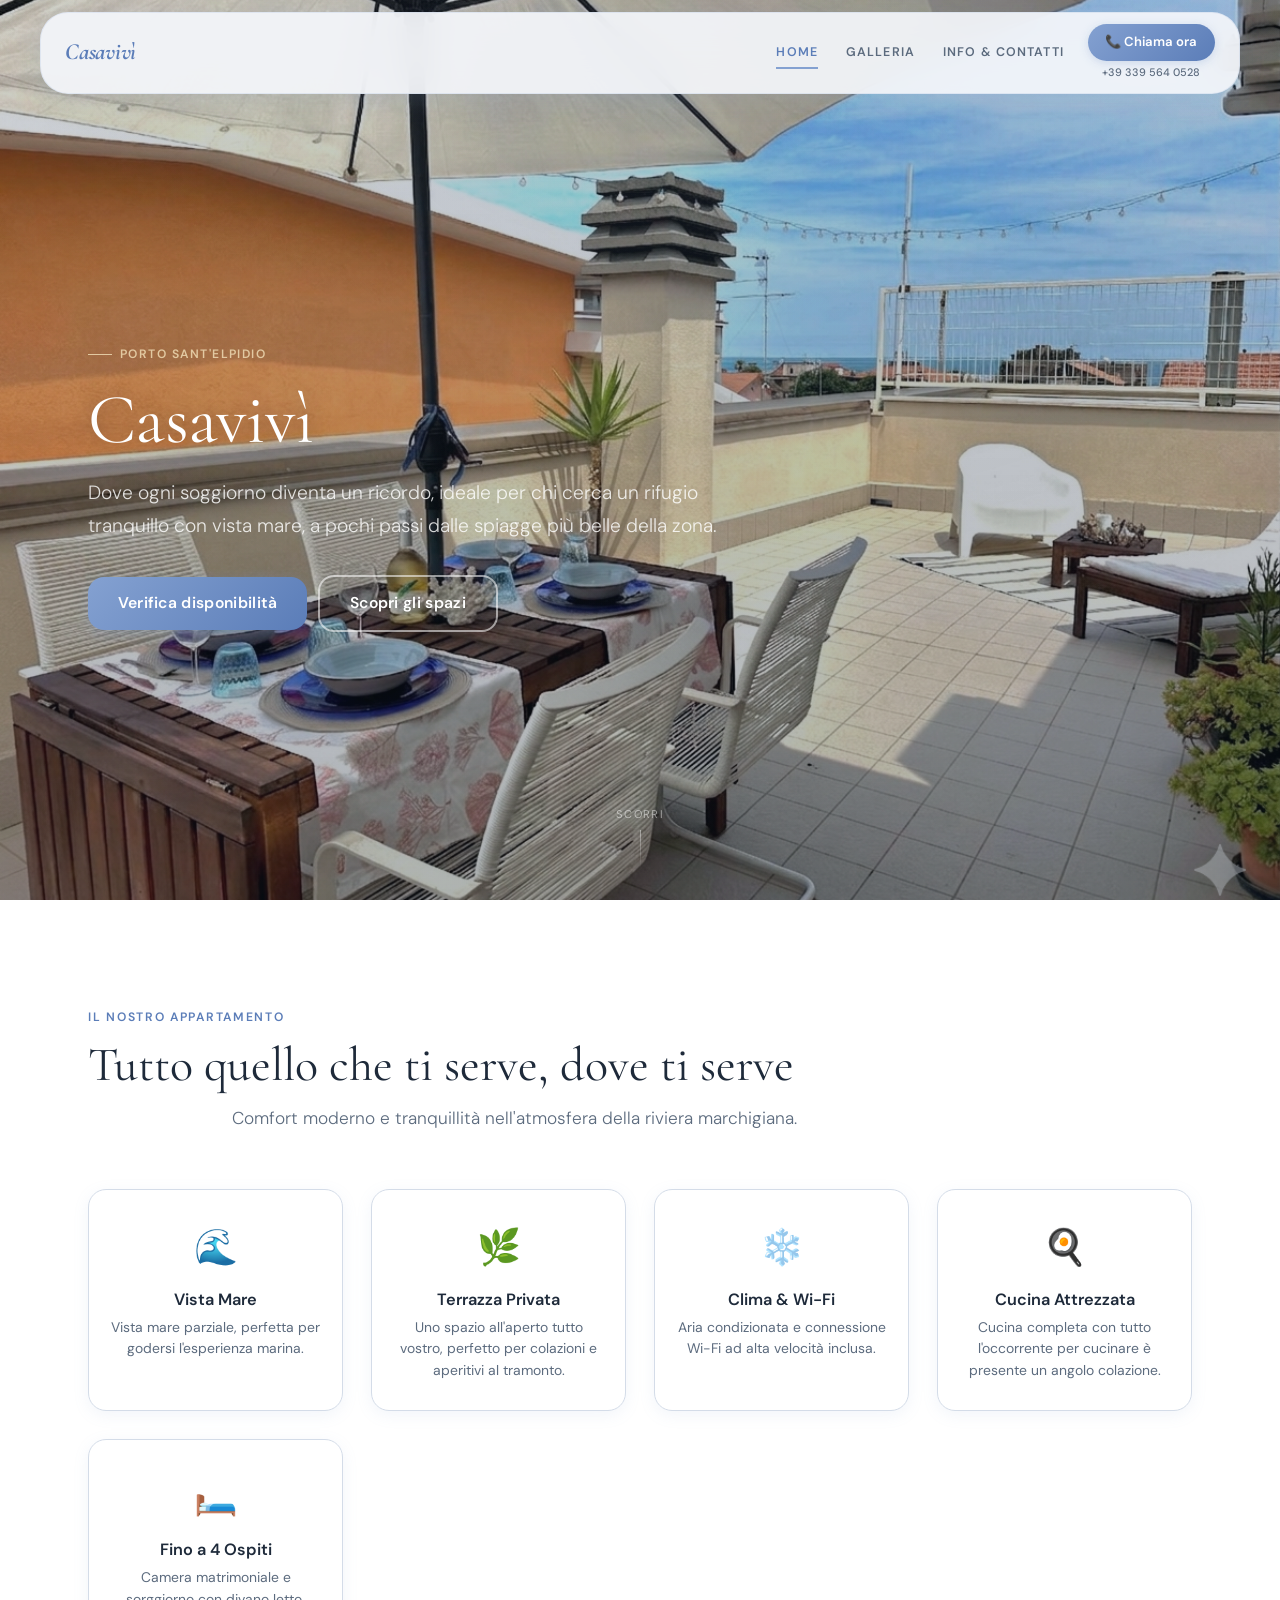
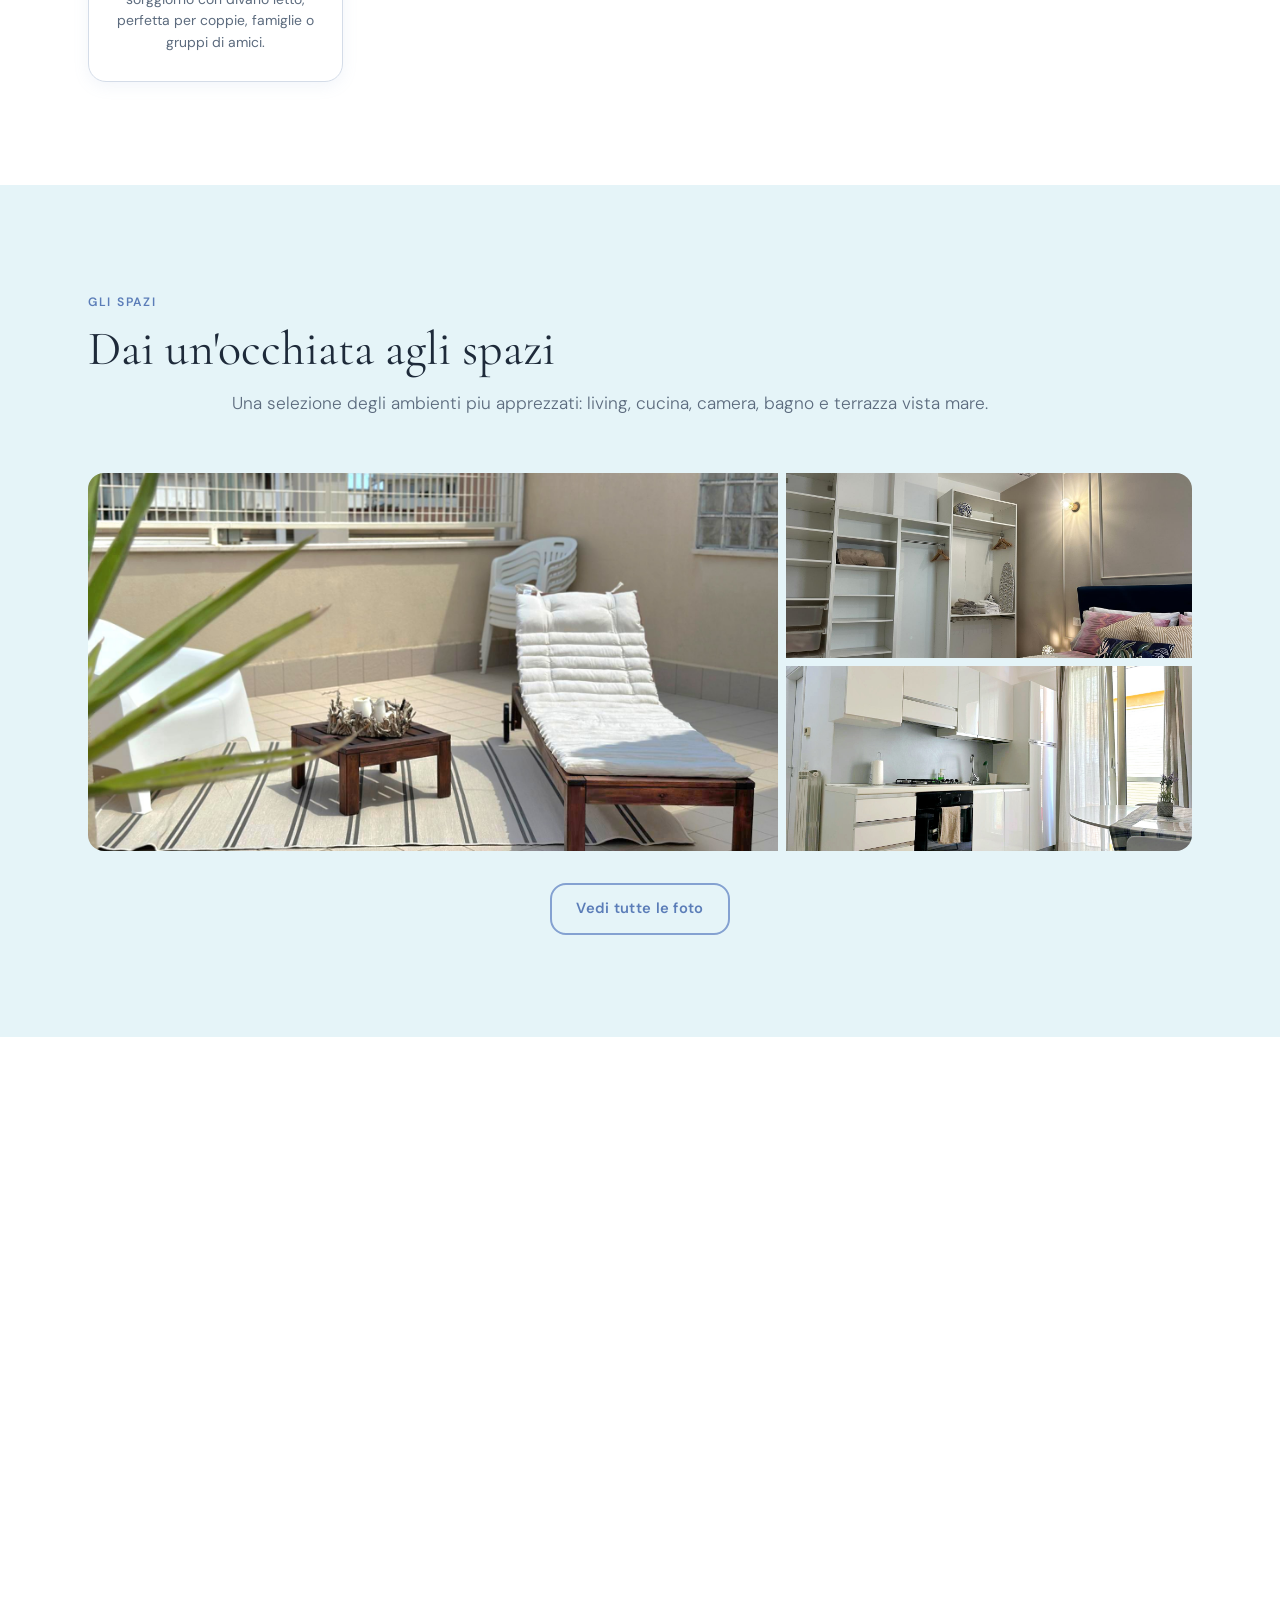
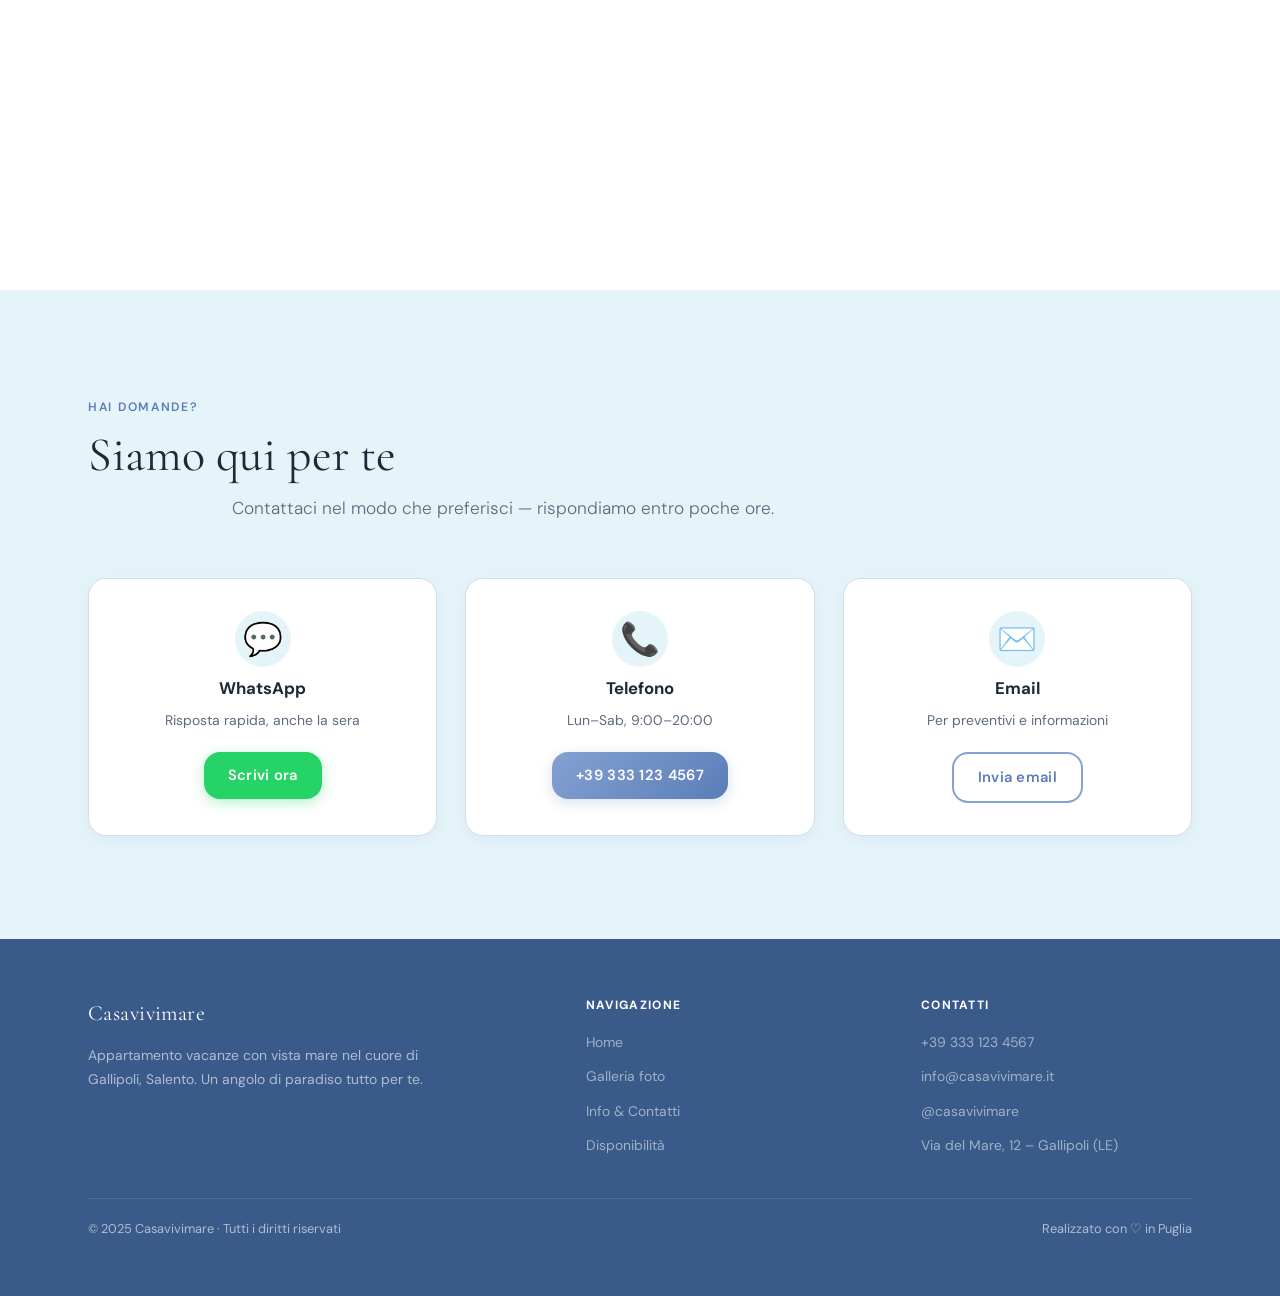
<file: index.html>
<!DOCTYPE html>
<html lang="it">
<head>
  <meta charset="UTF-8">
  <meta name="viewport" content="width=device-width, initial-scale=1.0">
  <meta name="description" content="Casavivimare – appartamento vacanze con vista mare a Gallipoli, Puglia. Terrazza privata, cucina attrezzata, A/C, Wi-Fi. Fino a 4 ospiti. Prenota ora.">

  <!-- Open Graph -->
  <meta property="og:type"        content="website">
  <meta property="og:locale"      content="it_IT">
  <meta property="og:site_name"   content="Casavivimare">
  <meta property="og:title"       content="Casavivimare – Appartamento Vacanze Vista Mare | Gallipoli, Puglia">
  <meta property="og:description" content="Appartamento con vista mare a Gallipoli. Terrazza privata, cucina attrezzata, A/C e Wi-Fi. Prenota il tuo soggiorno nel Salento.">
  <meta property="og:image"       content="assets/img/terrazzo/terrazzo_05.jpg">
  <meta property="og:url"         content="https://www.casavivimare.it/">

  <!-- Twitter Card -->
  <meta name="twitter:card"        content="summary_large_image">
  <meta name="twitter:title"       content="Casavivimare – Appartamento Vacanze Vista Mare | Gallipoli">
  <meta name="twitter:description" content="Appartamento con vista mare a Gallipoli, Puglia. Terrazza privata, cucina attrezzata.">
  <meta name="twitter:image"       content="assets/img/terrazzo/terrazzo_05.jpg">

  <title>Casavivimare – Appartamento Vacanze Vista Mare | Gallipoli, Puglia</title>

  <!-- Favicon -->
  <link rel="icon" type="image/x-icon" href="assets/img/logo.ico">

  <!-- Google Fonts -->
  <link rel="preconnect" href="https://fonts.googleapis.com">
  <link rel="preconnect" href="https://fonts.gstatic.com" crossorigin>
  <link href="https://fonts.googleapis.com/css2?family=Cormorant+Garamond:ital,wght@0,300;0,400;0,600;1,300;1,400&family=DM+Sans:opsz,wght@9..40,300;9..40,400;9..40,500;9..40,600&display=swap" rel="stylesheet">

  <link rel="stylesheet" href="assets/css/style.css">

  <!-- Schema.org — LodgingBusiness -->
  <script type="application/ld+json">
  {
    "@context": "https://schema.org",
    "@type": "LodgingBusiness",
    "name": "Casavivimare",
    "description": "Appartamento vacanze con vista mare a Gallipoli, Puglia. Terrazza privata, cucina attrezzata, A/C, Wi-Fi, fino a 4 ospiti.",
    "telephone": "+39 333 123 4567",
    "email": "info@casavivimare.it",
    "address": {
      "@type": "PostalAddress",
      "streetAddress": "Via del Mare, 12",
      "addressLocality": "Gallipoli",
      "addressRegion": "LE",
      "postalCode": "73014",
      "addressCountry": "IT"
    },
    "geo": {
      "@type": "GeoCoordinates",
      "latitude": 39.9979,
      "longitude": 17.9899
    },
    "url": "https://www.casavivimare.it",
    "image": "https://www.casavivimare.it/assets/img/terrazzo/terrazzo_05.jpg",
    "priceRange": "€€",
    "amenityFeature": [
      {"@type": "LocationFeatureSpecification", "name": "Vista mare",         "value": true},
      {"@type": "LocationFeatureSpecification", "name": "Terrazza privata",   "value": true},
      {"@type": "LocationFeatureSpecification", "name": "Wi-Fi gratuito",     "value": true},
      {"@type": "LocationFeatureSpecification", "name": "Aria condizionata",  "value": true},
      {"@type": "LocationFeatureSpecification", "name": "Cucina attrezzata",  "value": true},
      {"@type": "LocationFeatureSpecification", "name": "Parcheggio privato", "value": true}
    ]
  }
  </script>
</head>
<body>

  <!-- ═══════════════════════════════════════════════════════
       NAVBAR
  ═══════════════════════════════════════════════════════ -->
  <nav id="navbar" aria-label="Navigazione principale">
    <div class="nav-container">
      <a href="index.html" class="logo">Casavivì</a>
      <button class="nav-toggle" id="nav-toggle" aria-label="Apri menu di navigazione" aria-expanded="false" aria-controls="nav-links">&#9776;</button>
      <ul class="nav-links" id="nav-links" role="list">
        <li><a href="index.html" class="nav-link nav-active">Home</a></li>
        <li><a href="galleria.html" class="nav-link">Galleria</a></li>
        <li><a href="info.html" class="nav-link">Info &amp; Contatti</a></li>
        <li class="nav-call-mobile">
          <a href="tel:+393395640528">📞 Chiama ora · +39 339 564 0528</a>
        </li>
      </ul>
      <div class="call-wrapper">
        <a href="tel:+393395640528" class="btn-call">📞 Chiama ora</a>
        <span class="call-number">+39 339 564 0528</span>
      </div>
    </div>
  </nav>

  <!-- ═══════════════════════════════════════════════════════
       HERO
  ═══════════════════════════════════════════════════════ -->
  <section class="hero" aria-label="Presentazione appartamento">
    <div class="hero-bg"
         role="img"
         aria-label="Vista panoramica sul mare azzurro del Salento dal terrazzo dell'appartamento">
    </div>
    <div class="hero-overlay" aria-hidden="true"></div>
    <div class="container">
      <div class="hero-content fade-in-section">
        <span class="hero-badge">Porto Sant'Elpidio</span>
        <h1>Casavivì</h1>
        <p class="hero-tagline">
          Dove ogni soggiorno diventa un ricordo, ideale per chi cerca un rifugio tranquillo con vista mare, a pochi passi dalle spiagge più belle della zona.
        </p>
        <div class="btn-group">
          <a href="#disponibilita" class="btn btn-primary btn-lg">Verifica disponibilità</a>
          <a href="galleria.html"  class="btn btn-outline btn-outline--light btn-lg">Scopri gli spazi</a>
        </div>
      </div>
    </div>
    <div class="hero-scroll" aria-hidden="true">Scorri</div>
  </section>

  <!-- ═══════════════════════════════════════════════════════
       CARATTERISTICHE
  ═══════════════════════════════════════════════════════ -->
  <section class="section fade-in-section" id="caratteristiche" aria-labelledby="features-heading">
    <div class="container">
      <div class="section-header">
        <span class="section-label">Il nostro appartamento</span>
        <h2 id="features-heading">Tutto quello che ti serve, dove ti serve</h2>
        <p class="section-subtitle">Comfort moderno e tranquillità nell'atmosfera della riviera marchigiana.</p>
      </div>

      <div class="features-grid">
        <article class="feature-card">
          <span class="feature-icon" aria-hidden="true">🌊</span>
          <h3>Vista Mare</h3>
          <p>Vista mare parziale, perfetta per godersi l'esperienza marina.</p>
        </article>
        <article class="feature-card">
          <span class="feature-icon" aria-hidden="true">🌿</span>
          <h3>Terrazza Privata</h3>
          <p>Uno spazio all'aperto tutto vostro, perfetto per colazioni e aperitivi al tramonto.</p>
        </article>
        <article class="feature-card">
          <span class="feature-icon" aria-hidden="true">❄️</span>
          <h3>Clima &amp; Wi-Fi</h3>
          <p>Aria condizionata e connessione Wi-Fi ad alta velocità inclusa.</p>
        </article>
        <article class="feature-card">
          <span class="feature-icon" aria-hidden="true">🍳</span>
          <h3>Cucina Attrezzata</h3>
          <p>Cucina completa con tutto l'occorrente per cucinare è presente un angolo colazione.</p>
        </article>
        
        <article class="feature-card">
          <span class="feature-icon" aria-hidden="true">🛏️</span>
          <h3>Fino a 4 Ospiti</h3>
          <p>Camera matrimoniale e sorggiorno con divano letto, perfetta per coppie, famiglie o gruppi di amici.</p>
        </article>
      </div>
    </div>
  </section>

  <!-- ═══════════════════════════════════════════════════════
       ANTEPRIMA GALLERIA
  ═══════════════════════════════════════════════════════ -->
  <section class="section section--alt fade-in-section" id="anteprima" aria-labelledby="preview-heading">
    <div class="container">
      <div class="section-header">
        <span class="section-label">Gli spazi</span>
        <h2 id="preview-heading">Dai un'occhiata agli spazi</h2>
        <p class="section-subtitle">Una selezione degli ambienti piu apprezzati: living, cucina, camera, bagno e terrazza vista mare.</p>
      </div>

      <div class="preview-grid preview-grid--trio">
        <a href="galleria.html#sezione-terrazza" class="preview-item"
           aria-label="Vai alla sezione terrazza in galleria">
          <img src="assets/img/terrazzo/terrazzo_03.jpg"
               alt="Terrazza panoramica con vista sul mare del Salento"
               loading="lazy">
          <span class="preview-overlay">Terrazzo</span>
        </a>
        <a href="galleria.html#sezione-camera" class="preview-item" aria-label="Vai alla camera in galleria">
          <img src="assets/img/matrimoniale/matrimoniale_02.jpg" alt="Camera matrimoniale" loading="lazy">
          <span class="preview-overlay">Camera</span>
        </a>
        <a href="galleria.html#sezione-cucina" class="preview-item" aria-label="Vai alla cucina in galleria">
          <img src="assets/img/cucina/cucina.webp" alt="Cucina attrezzata" loading="lazy">
          <span class="preview-overlay">Cucina</span>
        </a>
      </div>

      <div class="preview-cta">
        <a href="galleria.html" class="btn btn-outline">Vedi tutte le foto</a>
      </div>
    </div>
  </section>

  <!-- ═══════════════════════════════════════════════════════
       DISPONIBILITÀ
  ═══════════════════════════════════════════════════════ -->
  <section class="section fade-in-section" id="disponibilita" aria-labelledby="cal-heading">
    <div class="container">
      <div class="section-header">
        <span class="section-label">Quando vieni?</span>
        <h2 id="cal-heading">Verifica la disponibilità</h2>
        <p class="section-subtitle">
          Controlla le date libere e contattaci per confermare la prenotazione.
        </p>
      </div>

      <div class="calendar-wrap">
        <iframe
          src="https://calendar.google.com/calendar/embed?src=YOUR_CALENDAR_ID%40group.calendar.google.com&ctz=Europe%2FRome&showTitle=0&showPrint=0&showCalendars=0&showNav=1&mode=MONTH&bgcolor=%23fafaf8"
          title="Calendario disponibilità Casavivimare"
          loading="lazy"
          aria-label="Calendario mensile con le date di disponibilità dell'appartamento">
        </iframe>
      </div>
      
    </div>
  </section>

  <!-- ═══════════════════════════════════════════════════════
       CONTATTI RAPIDI
  ═══════════════════════════════════════════════════════ -->
  <section class="section section--alt fade-in-section" id="contatti-rapidi" aria-labelledby="cta-heading">
    <div class="container">
      <div class="section-header">
        <span class="section-label">Hai domande?</span>
        <h2 id="cta-heading">Siamo qui per te</h2>
        <p class="section-subtitle">
          Contattaci nel modo che preferisci — rispondiamo entro poche ore.
        </p>
      </div>

      <div class="quick-cta">
        <a href="https://wa.me/393331234567?text=Ciao!%20Sono%20interessato%20all'appartamento%20Il%20Confine%20Azzurro."
           class="cta-contact-card"
           target="_blank"
           rel="noopener noreferrer"
           aria-label="Contattaci su WhatsApp">
          <span class="card-icon" aria-hidden="true">💬</span>
          <h4>WhatsApp</h4>
          <p>Risposta rapida, anche la sera</p>
          <span class="btn btn-whatsapp">Scrivi ora</span>
        </a>

        <a href="tel:+393331234567"
           class="cta-contact-card"
           aria-label="Chiama il +39 333 123 4567">
          <span class="card-icon" aria-hidden="true">📞</span>
          <h4>Telefono</h4>
          <p>Lun–Sab, 9:00–20:00</p>
          <span class="btn btn-primary">+39 333 123 4567</span>
        </a>

        <a href="mailto:info@casavivimare.it?subject=Richiesta%20prenotazione%20Casavivimare"
           class="cta-contact-card"
           aria-label="Invia un'email a info@casavivimare.it">
          <span class="card-icon" aria-hidden="true">✉️</span>
          <h4>Email</h4>
          <p>Per preventivi e informazioni</p>
          <span class="btn btn-outline">Invia email</span>
        </a>
      </div>
    </div>
  </section>

  <!-- ═══════════════════════════════════════════════════════
       FOOTER
  ═══════════════════════════════════════════════════════ -->
  <footer>
    <div class="container">
      <div class="footer-inner">
        <div class="footer-brand">
          <a href="index.html" class="nav-logo">Casavivimare</a>
          <p>Appartamento vacanze con vista mare nel cuore di Gallipoli, Salento.
             Un angolo di paradiso tutto per te.</p>
        </div>

        <nav class="footer-col" aria-label="Link pagine">
          <h5>Navigazione</h5>
          <ul>
            <li><a href="index.html">Home</a></li>
            <li><a href="galleria.html">Galleria foto</a></li>
            <li><a href="info.html">Info &amp; Contatti</a></li>
            <li><a href="index.html#disponibilita">Disponibilità</a></li>
          </ul>
        </nav>

        <address class="footer-col">
          <h5>Contatti</h5>
          <ul>
            <li><a href="tel:+393331234567">+39 333 123 4567</a></li>
            <li><a href="mailto:info@casavivimare.it">info@casavivimare.it</a></li>
            <li>
              <a href="https://www.instagram.com/casavivimare/"
                 target="_blank"
                 rel="noopener noreferrer">@casavivimare</a>
            </li>
            <li>
              <a href="https://maps.google.com/?q=Via+del+Mare+12+Gallipoli+Puglia"
                 target="_blank"
                 rel="noopener noreferrer">Via del Mare, 12 – Gallipoli (LE)</a>
            </li>
          </ul>
        </address>
      </div>

      <div class="footer-bottom">
        <span>© 2025 Casavivimare · Tutti i diritti riservati</span>
        <span>Realizzato con ♡ in Puglia</span>
      </div>
    </div>
  </footer>


  <script src="assets/js/main.js"></script>
</body>
</html>
</file>
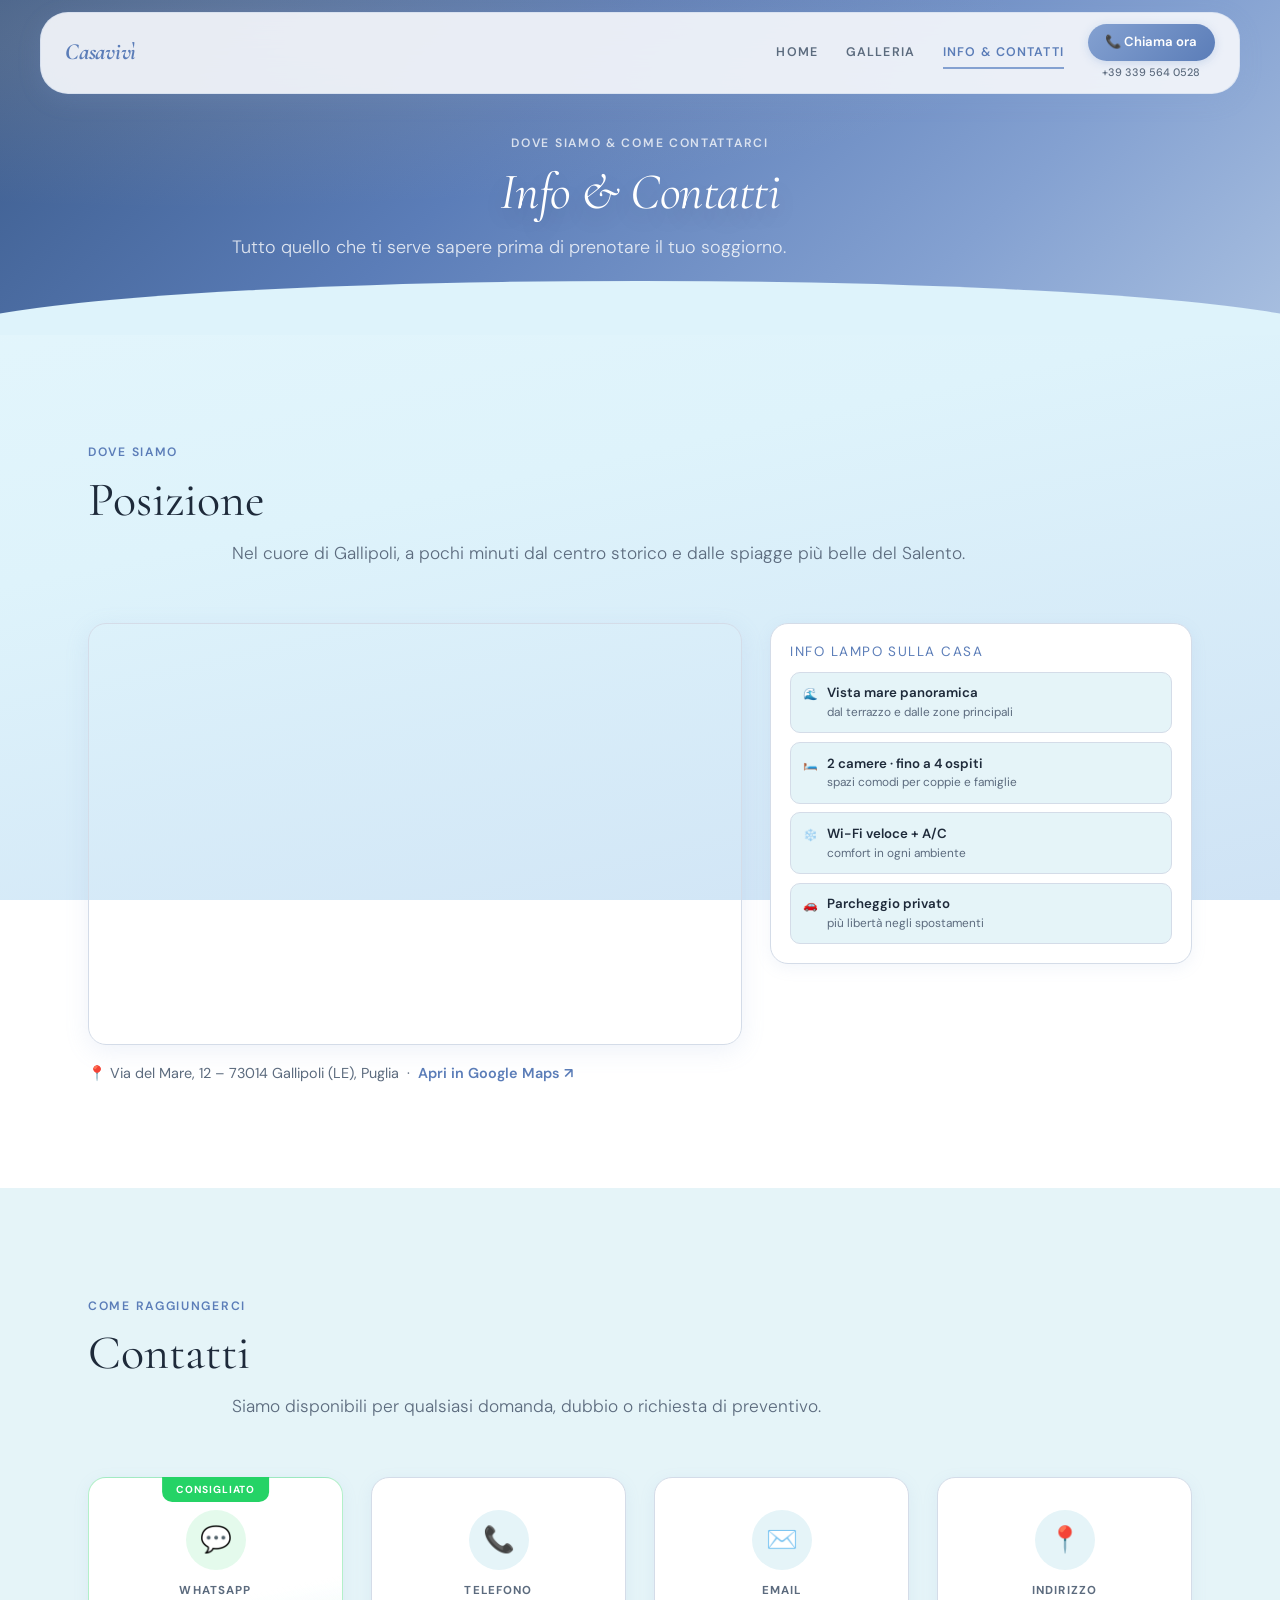
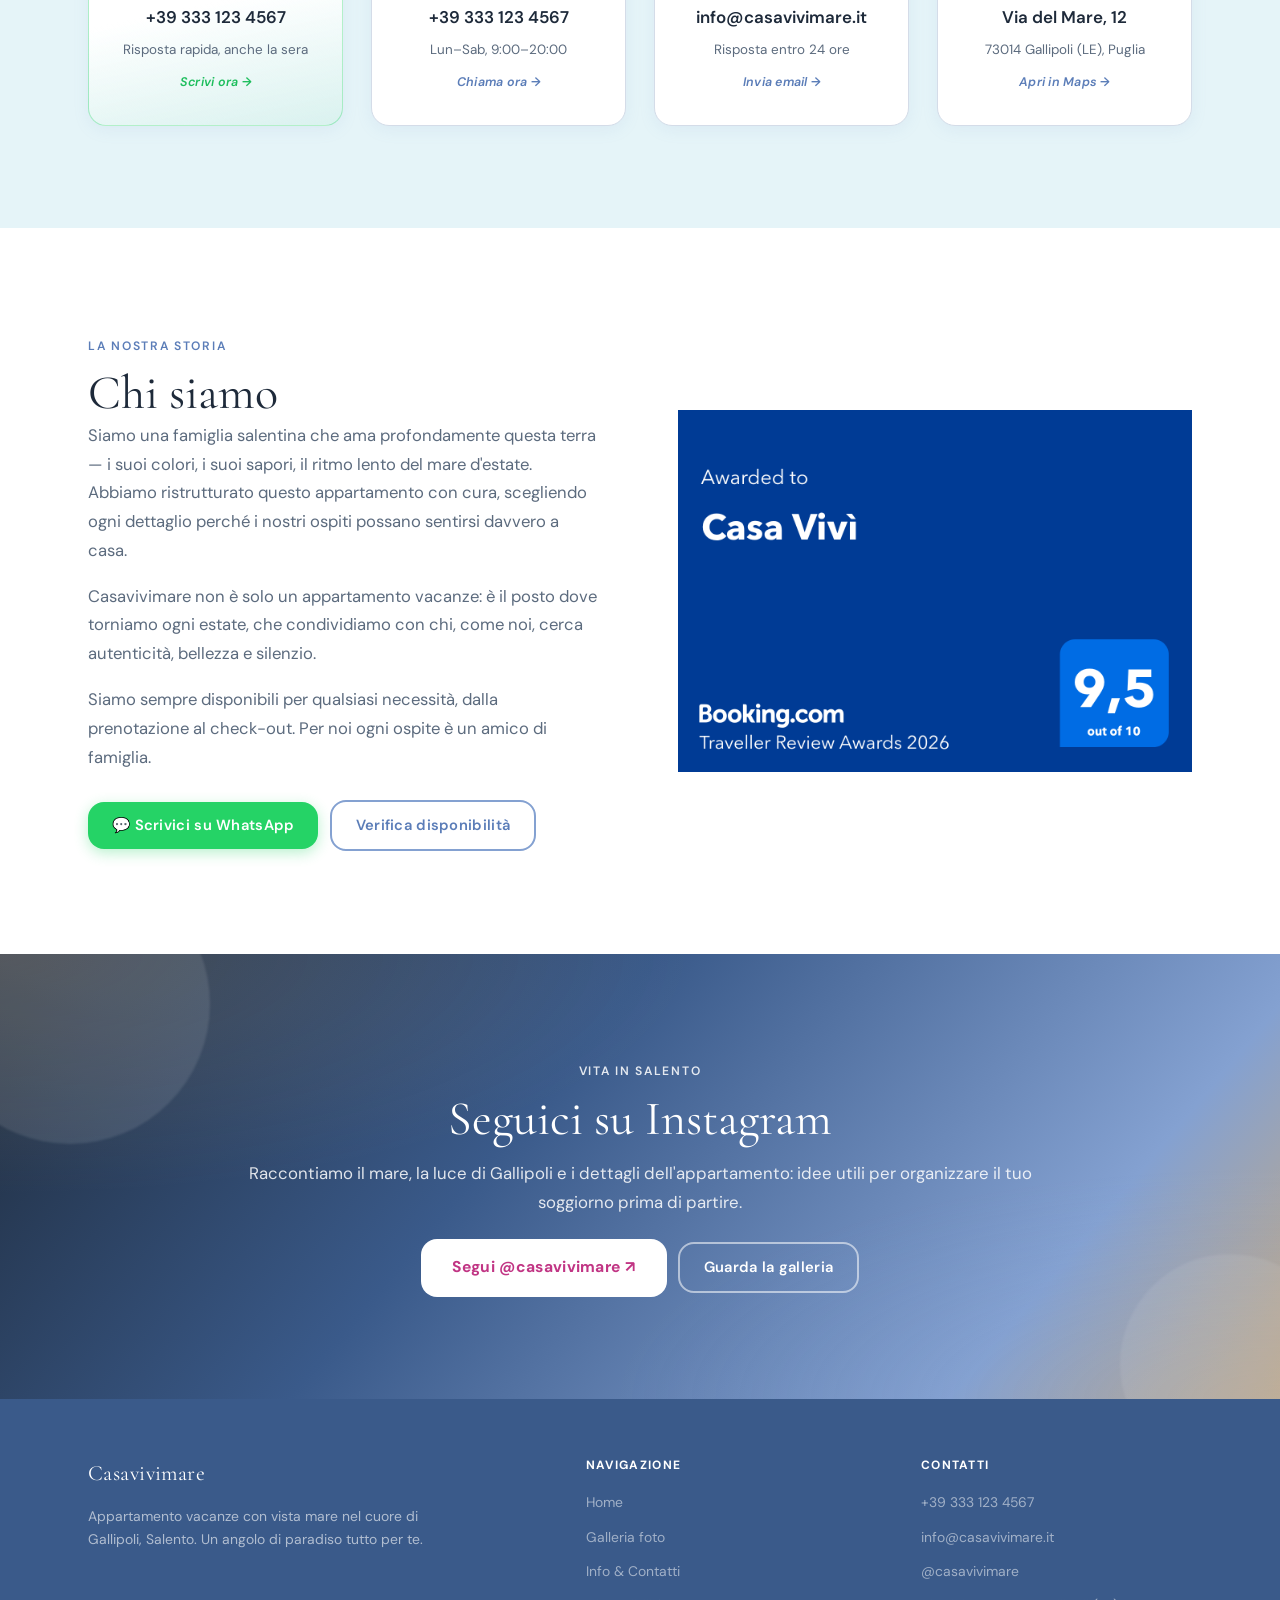
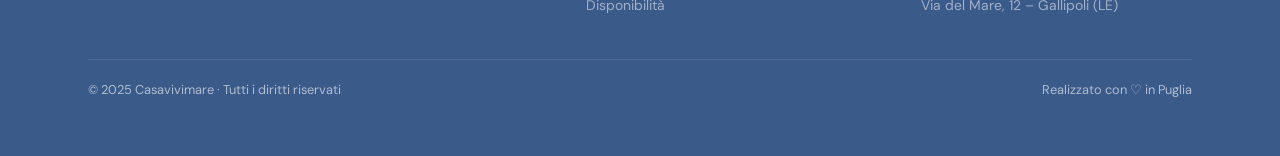
<file: info.html>
<!DOCTYPE html>
<html lang="it">
<head>
  <meta charset="UTF-8">
  <meta name="viewport" content="width=device-width, initial-scale=1.0">
  <meta name="description" content="Informazioni e contatti per Casavivimare, appartamento vacanze a Gallipoli: posizione, mappa, telefono, WhatsApp, email e la nostra storia.">

  <!-- Open Graph -->
  <meta property="og:type"        content="website">
  <meta property="og:locale"      content="it_IT">
  <meta property="og:site_name"   content="Casavivimare">
  <meta property="og:title"       content="Info &amp; Contatti – Casavivimare | Gallipoli, Puglia">
  <meta property="og:description" content="Dove siamo, come contattarci e chi siamo. Appartamento vacanze con vista mare a Gallipoli, Salento.">
  <meta property="og:image"       content="img/chi-siamo.jpg">
  <meta property="og:url"         content="https://www.casavivimare.it/info.html">

  <!-- Twitter Card -->
  <meta name="twitter:card"        content="summary_large_image">
  <meta name="twitter:title"       content="Info &amp; Contatti – Casavivimare | Gallipoli">
  <meta name="twitter:description" content="Dove siamo, come contattarci e la storia dell'appartamento Casavivimare a Gallipoli.">
  <meta name="twitter:image"       content="img/chi-siamo.jpg">

  <title>Info &amp; Contatti – Casavivimare | Appartamento Vacanze Gallipoli</title>

  <link rel="icon" type="image/x-icon" href="assets/img/logo.ico">

  <!-- Google Fonts -->
  <link rel="preconnect" href="https://fonts.googleapis.com">
  <link rel="preconnect" href="https://fonts.gstatic.com" crossorigin>
  <link href="https://fonts.googleapis.com/css2?family=Cormorant+Garamond:ital,wght@0,300;0,400;0,600;1,300;1,400&family=DM+Sans:opsz,wght@9..40,300;9..40,400;9..40,500;9..40,600&display=swap" rel="stylesheet">

  <link rel="stylesheet" href="assets/css/style.css">
</head>
<body>

  <!-- ═══════════════════════════════════════════════════════
       NAVBAR
  ═══════════════════════════════════════════════════════ -->
  <nav id="navbar" aria-label="Navigazione principale">
    <div class="nav-container">
      <a href="index.html" class="logo">Casavivì</a>
      <button class="nav-toggle" id="nav-toggle" aria-label="Apri menu di navigazione" aria-expanded="false" aria-controls="nav-links">&#9776;</button>
      <ul class="nav-links" id="nav-links" role="list">
        <li><a href="index.html" class="nav-link">Home</a></li>
        <li><a href="galleria.html" class="nav-link">Galleria</a></li>
        <li><a href="info.html" class="nav-link nav-active">Info &amp; Contatti</a></li>
        <li class="nav-call-mobile">
          <a href="tel:+393395640528">📞 Chiama ora · +39 339 564 0528</a>
        </li>
      </ul>
      <div class="call-wrapper">
        <a href="tel:+393395640528" class="btn-call">📞 Chiama ora</a>
        <span class="call-number">+39 339 564 0528</span>
      </div>
    </div>
  </nav>

  <!-- ═══════════════════════════════════════════════════════
       PAGE HEADER
  ═══════════════════════════════════════════════════════ -->
  <header class="page-header">
    <div class="container">
      <span class="section-label">Dove siamo &amp; come contattarci</span>
      <h1>Info &amp; Contatti</h1>
      <p class="section-subtitle">
        Tutto quello che ti serve sapere prima di prenotare il tuo soggiorno.
      </p>
    </div>
  </header>

  <main>

    <!-- ═══════════════════════════════════════════════════════
         POSIZIONE & MAPPA
    ═══════════════════════════════════════════════════════ -->
    <section class="section fade-in-section" id="posizione" aria-labelledby="map-heading">
      <div class="container">
        <div class="section-header">
          <span class="section-label">Dove siamo</span>
          <h2 id="map-heading">Posizione</h2>
          <p class="section-subtitle">
            Nel cuore di Gallipoli, a pochi minuti dal centro storico e dalle
            spiagge più belle del Salento.
          </p>
          
        </div>

        <div class="posizione-layout">
          <div>
            <div class="map-wrap">
              <iframe
                src="https://www.openstreetmap.org/export/embed.html?bbox=17.9500%2C39.9700%2C18.0200%2C40.0200&amp;layer=mapnik&amp;marker=39.9979%2C17.9899"
                title="Mappa posizione appartamento Casavivimare, Gallipoli"
                loading="lazy"
                aria-label="Mappa OpenStreetMap con la posizione dell'appartamento Casavivimare a Gallipoli">
              </iframe>
            </div>

            <p class="map-note">
              📍 Via del Mare, 12 – 73014 Gallipoli (LE), Puglia &nbsp;·&nbsp;
              <a href="https://maps.google.com/?q=Via+del+Mare+12+Gallipoli+Puglia"
                 target="_blank"
                 rel="noopener noreferrer">
                Apri in Google Maps ↗
              </a>
            </p>
          </div>

          <aside class="instagram-flash" aria-label="Informazioni lampo sulla casa">
            <h3>Info lampo sulla casa</h3>
            <ul class="flash-grid" role="list">
              <li class="flash-item">
                <span class="flash-icon" aria-hidden="true">🌊</span>
                <div>
                  <strong>Vista mare panoramica</strong>
                  <span>dal terrazzo e dalle zone principali</span>
                </div>
              </li>
              <li class="flash-item">
                <span class="flash-icon" aria-hidden="true">🛏️</span>
                <div>
                  <strong>2 camere · fino a 4 ospiti</strong>
                  <span>spazi comodi per coppie e famiglie</span>
                </div>
              </li>
              <li class="flash-item">
                <span class="flash-icon" aria-hidden="true">❄️</span>
                <div>
                  <strong>Wi-Fi veloce + A/C</strong>
                  <span>comfort in ogni ambiente</span>
                </div>
              </li>
              <li class="flash-item">
                <span class="flash-icon" aria-hidden="true">🚗</span>
                <div>
                  <strong>Parcheggio privato</strong>
                  <span>più libertà negli spostamenti</span>
                </div>
              </li>
            </ul>
          </aside>
        </div>
      </div>
    </section>

    <!-- ═══════════════════════════════════════════════════════
         CONTATTI
    ═══════════════════════════════════════════════════════ -->
    <section class="section section--alt fade-in-section" id="contatti" aria-labelledby="contacts-heading">
      <div class="container">
        <div class="section-header">
          <span class="section-label">Come raggiungerci</span>
          <h2 id="contacts-heading">Contatti</h2>
          <p class="section-subtitle">
            Siamo disponibili per qualsiasi domanda, dubbio o richiesta di preventivo.
          </p>
        </div>

        <div class="contacts-grid">
          <a href="https://wa.me/393331234567?text=Ciao!%20Sono%20interessato%20all'appartamento%20Il%20Confine%20Azzurro."
             class="contact-card contact-card--whatsapp"
             target="_blank"
             rel="noopener noreferrer"
             aria-label="Scrivici su WhatsApp">
            <span class="contact-card-icon" aria-hidden="true">💬</span>
            <div class="contact-card-body">
              <h4>WhatsApp</h4>
              <strong>+39 333 123 4567</strong>
              <span>Risposta rapida, anche la sera</span>
              <em class="contact-hint">Scrivi ora →</em>
            </div>
          </a>

          <a href="tel:+393331234567"
             class="contact-card"
             aria-label="Chiama il +39 333 123 4567">
            <span class="contact-card-icon" aria-hidden="true">📞</span>
            <div class="contact-card-body">
              <h4>Telefono</h4>
              <strong>+39 333 123 4567</strong>
              <span>Lun–Sab, 9:00–20:00</span>
              <em class="contact-hint">Chiama ora →</em>
            </div>
          </a>

          <a href="mailto:info@casavivimare.it?subject=Richiesta%20prenotazione%20Casavivimare"
             class="contact-card"
             aria-label="Invia un'email a info@casavivimare.it">
            <span class="contact-card-icon" aria-hidden="true">✉️</span>
            <div class="contact-card-body">
              <h4>Email</h4>
              <strong>info@casavivimare.it</strong>
              <span>Risposta entro 24 ore</span>
              <em class="contact-hint">Invia email →</em>
            </div>
          </a>

          <a href="https://maps.google.com/?q=Via+del+Mare+12+Gallipoli+Puglia"
             class="contact-card"
             target="_blank"
             rel="noopener noreferrer"
             aria-label="Apri indirizzo in Google Maps">
            <span class="contact-card-icon" aria-hidden="true">📍</span>
            <div class="contact-card-body">
              <h4>Indirizzo</h4>
              <strong>Via del Mare, 12</strong>
              <span>73014 Gallipoli (LE), Puglia</span>
              <em class="contact-hint">Apri in Maps →</em>
            </div>
          </a>
        </div>

      </div>
    </section>

    <!-- ═══════════════════════════════════════════════════════
         CHI SIAMO
    ═══════════════════════════════════════════════════════ -->
    <section class="section fade-in-section" id="chi-siamo" aria-labelledby="chisiamo-heading">
      <div class="container">
        <div class="chi-siamo-grid">
          <div class="chi-siamo-text">
            <span class="section-label">La nostra storia</span>
            <h2 id="chisiamo-heading">Chi siamo</h2>
            <p>
              Siamo una famiglia salentina che ama profondamente questa terra —
              i suoi colori, i suoi sapori, il ritmo lento del mare d'estate.
              Abbiamo ristrutturato questo appartamento con cura, scegliendo ogni
              dettaglio perché i nostri ospiti possano sentirsi davvero a casa.
            </p>
            <p>
              Casavivimare non è solo un appartamento vacanze: è il posto
              dove torniamo ogni estate, che condividiamo con chi, come noi,
              cerca autenticità, bellezza e silenzio.
            </p>
            <p>
              Siamo sempre disponibili per qualsiasi necessità, dalla prenotazione
              al check-out. Per noi ogni ospite è un amico di famiglia.
            </p>
            <div class="btn-group chi-siamo-actions">
              <a href="https://wa.me/393331234567?text=Ciao!%20Ho%20letto%20la%20vostra%20storia%20e%20sono%20interessato%20all'appartamento%20Casavivimare."
                 class="btn btn-whatsapp"
                 target="_blank"
                 rel="noopener noreferrer">
                💬 Scrivici su WhatsApp
              </a>
              <a href="index.html#disponibilita" class="btn btn-outline">
                Verifica disponibilità
              </a>
            </div>
          </div>

          <figure class="chi-siamo-media">
            <img
              src="assets/img/Digital-Award_TRA-2026.png"
              alt="Terrazzo con vista mare dell'appartamento Casavivimare"
              loading="lazy"
             >
          </figure>
        </div>
      </div>
    </section>

    <!-- ═══════════════════════════════════════════════════════
         CTA INSTAGRAM
    ═══════════════════════════════════════════════════════ -->
    <section class="instagram-cta fade-in-section" aria-labelledby="ig-heading">
      <div class="container">
        <div class="instagram-cta-inner">
          <div class="instagram-main">
            <span class="section-label">Vita in Salento</span>
            <h2 id="ig-heading">Seguici su Instagram</h2>
            <p>
              Raccontiamo il mare, la luce di Gallipoli e i dettagli dell'appartamento:
              idee utili per organizzare il tuo soggiorno prima di partire.
            </p>
            <div class="btn-group instagram-actions">
              <a href="https://www.instagram.com/casavivimare/"
                 class="btn btn-instagram btn-lg"
                 target="_blank"
                 rel="noopener noreferrer"
                 aria-label="Segui @casavivimare su Instagram">
                Segui @casavivimare ↗
              </a>
              <a href="galleria.html" class="btn btn-outline btn-outline--light">
                Guarda la galleria
              </a>
            </div>
          </div>

          
        </div>
      </div>
    </section>

  </main>

  <!-- ═══════════════════════════════════════════════════════
       FOOTER
  ═══════════════════════════════════════════════════════ -->
  <footer>
    <div class="container">
      <div class="footer-inner">
        <div class="footer-brand">
          <a href="index.html" class="nav-logo">Casavivimare</a>
          <p>Appartamento vacanze con vista mare nel cuore di Gallipoli, Salento.
             Un angolo di paradiso tutto per te.</p>
        </div>

        <nav class="footer-col" aria-label="Link pagine">
          <h5>Navigazione</h5>
          <ul>
            <li><a href="index.html">Home</a></li>
            <li><a href="galleria.html">Galleria foto</a></li>
            <li><a href="info.html">Info &amp; Contatti</a></li>
            <li><a href="index.html#disponibilita">Disponibilità</a></li>
          </ul>
        </nav>

        <address class="footer-col">
          <h5>Contatti</h5>
          <ul>
            <li><a href="tel:+393331234567">+39 333 123 4567</a></li>
            <li><a href="mailto:info@casavivimare.it">info@casavivimare.it</a></li>
            <li>
              <a href="https://www.instagram.com/casavivimare/"
                 target="_blank" rel="noopener noreferrer">@casavivimare</a>
            </li>
            <li>
              <a href="https://maps.google.com/?q=Via+del+Mare+12+Gallipoli+Puglia"
                 target="_blank" rel="noopener noreferrer">Via del Mare, 12 – Gallipoli (LE)</a>
            </li>
          </ul>
        </address>
      </div>

      <div class="footer-bottom">
        <span>© 2025 Casavivimare · Tutti i diritti riservati</span>
        <span>Realizzato con ♡ in Puglia</span>
      </div>
    </div>
  </footer>

  

  <script src="assets/js/main.js"></script>
</body>
</html>
</file>
<file: assets/css/style.css>
/* ==========================================================
   IL CONFINE AZZURRO — style.css
   ========================================================== */

/* 1. CUSTOM PROPERTIES
------------------------------------------------------------ */
:root {
  /* Colors — new #84a1d1 based palette */
  --c-primary:       #84a1d1;
  --c-primary-dark:  #5b7db8;
  --c-primary-light: #a8bfe0;
  --c-primary-deeper:#4a6a9e;
  --c-accent:        #c8a97e;
  --c-accent-light:  #e2c9a2;
  --c-text:          #1e2a3a;
  --c-text-muted:    #5c6b7e;
  --c-bg:            #f5f7fb;
  --c-bg-alt:        #e5f4f8;
  --c-bg-dark:       #1e2a3a;
  --c-white:         #ffffff;
  --c-border:        #d4dce8;
  --c-overlay:       rgba(30, 42, 58, 0.54);

  /* WhatsApp */
  --c-whatsapp:      #25d366;
  --c-whatsapp-hover:#1ebe5d;

  /* Typography */
  --ff-display: 'Cormorant Garamond', Georgia, serif;
  --ff-serif:   'Cormorant Garamond', Georgia, serif;
  --ff-sans:    'DM Sans', -apple-system, BlinkMacSystemFont, 'Segoe UI', sans-serif;

  /* Spacing */
  --gap:          clamp(1rem, 2.5vw, 1.75rem);
  --section-pad:  clamp(3.5rem, 8vw, 6.5rem);

  /* Layout */
  --navbar-h:  68px;
  --max-w:     1200px;
  --pad-x:     clamp(1.25rem, 5vw, 3rem);

  /* Borders */
  --r-sm:  6px;
  --r-md:  10px;
  --r-lg:  16px;
  --r-xl:  28px;
  --r-card: 18px;

  /* Shadows — soft and cohesive */
  --sh-sm:   0 2px 10px  rgba(132,161,209,0.08);
  --sh-md:   0 6px 24px  rgba(132,161,209,0.14);
  --sh-lg:   0 12px 44px rgba(132,161,209,0.18);
  --sh-card: 0 4px 16px  rgba(132,161,209,0.10);
  --sh-card-hover: 0 10px 32px rgba(132,161,209,0.20);

  /* Transitions */
  --t:      0.25s ease;
  --t-slow: 0.6s ease;
}

/* 2. RESET & BASE
------------------------------------------------------------ */
*, *::before, *::after { box-sizing: border-box; margin: 0; padding: 0; }

html { scroll-behavior: smooth; }

body {
  font-family: var(--ff-sans);
  color: var(--c-text);
  background: linear-gradient(168deg, #e8f8fd 0%, #def3fb 50%, #cfe3f5 100%);
  background-attachment: fixed;
  line-height: 1.7;
  -webkit-font-smoothing: antialiased;
}

img, video, iframe { max-width: 100%; display: block; }
a    { color: inherit; text-decoration: none; }
ul   { list-style: none; }

button {
  font-family: inherit;
  cursor: pointer;
  border: none;
  background: none;
}

:focus-visible {
  outline: 2px solid var(--c-primary);
  outline-offset: 3px;
  border-radius: var(--r-sm);
}

/* 3. TYPOGRAPHY
------------------------------------------------------------ */
h1, h2, h3, h4 {
  font-family: var(--ff-serif);
  font-weight: 400;
  line-height: 1.15;
  color: var(--c-text);
}

h1 { font-size: clamp(2.4rem, 6vw, 4.4rem); letter-spacing: -0.01em; }
h2 { font-size: clamp(1.9rem, 4.5vw, 3rem); }
h3 { font-size: clamp(1.25rem, 2.5vw, 1.75rem); }
h4 { font-size: clamp(1.05rem, 2vw, 1.35rem); }

p  { max-width: 68ch; }

/* 4. UTILITIES
------------------------------------------------------------ */
.container {
  width: 100%;
  max-width: var(--max-w);
  margin-inline: auto;
  padding-inline: var(--pad-x);
}

.section { padding-block: var(--section-pad); }

.section--alt  { background: var(--c-bg-alt); }
.section--dark { background: #3a5a8a; color: var(--c-white); }

.section--dark h1,
.section--dark h2,
.section--dark h3,
.section--dark h4 { color: var(--c-white); }

.section-header { margin-bottom: clamp(2rem, 5vw, 3.5rem); }

.section-label {
  display: inline-block;
  font-family: var(--ff-sans);
  font-size: 0.76rem;
  font-weight: 600;
  letter-spacing: 0.14em;
  text-transform: uppercase;
  color: var(--c-primary-dark);
  margin-bottom: 0.6rem;
}

.section--dark .section-label  { color: var(--c-primary-light); }

.section-subtitle {
  color: var(--c-text-muted);
  font-size: 1.08rem;
  font-weight: 300;
  margin-top: 0.7rem;
  margin-inline: auto;
  text-align:start;
  line-height: 1.65;
}

.section--dark .section-subtitle { color: rgba(255,255,255,0.62); }

.section-center { text-align: center; }

.section-subtitle--center {
  margin: 0 auto 2rem;
}

/* 5. SCROLL REVEAL
------------------------------------------------------------ */
.fade-in-section {
  opacity: 0;
  transform: translateY(28px);
  transition: opacity var(--t-slow), transform var(--t-slow);
}

.fade-in-section.visible {
  opacity: 1;
  transform: translateY(0);
}

/* 6. NAVBAR
------------------------------------------------------------ */
#navbar {
  position: fixed;
  top: 0.75rem;
  left: 50%;
  transform: translateX(-50%);
  width: calc(100% - 2rem);
  max-width: var(--max-w);
  z-index: 100;
  background: rgba(245, 247, 251, 0.92);
  backdrop-filter: blur(16px);
  -webkit-backdrop-filter: blur(16px);
  border-radius: var(--r-xl);
  box-shadow: var(--sh-md);
  border: 1px solid rgba(132, 161, 209, 0.16);
  transition: transform 0.4s ease, opacity 0.4s ease;
}

#navbar.nav-hidden {
  transform: translateX(-50%) translateY(-130%);
  opacity: 0;
  pointer-events: none;
}
#navbar.scrolled { box-shadow: var(--sh-lg); }

.nav-container {
  padding: 0.7rem 1.5rem;
  display: flex;
  align-items: center;
  gap: 1.5rem;
}

.logo {
  font-family: var(--ff-serif);
  font-size: 1.45rem;
  font-weight: 700;
  font-style: italic;
  color: var(--c-primary-dark);
  white-space: nowrap;
  letter-spacing: -0.01em;
  transition: color var(--t);
}
.logo:hover { color: var(--c-primary); }

.nav-logo {
  font-family: var(--ff-display);
  font-size: 1.45rem;
  color: var(--c-white);
  letter-spacing: 0.02em;
  white-space: nowrap;
  transition: color var(--t);
}
.nav-logo span { color: var(--c-primary-light); }

.nav-links {
  display: flex;
  gap: 1.75rem;
  margin-left: auto;
}

.nav-link {
  font-size: 0.78rem;
  font-weight: 600;
  letter-spacing: 0.09em;
  text-transform: uppercase;
  color: var(--c-text-muted);
  transition: color 0.25s;
  position: relative;
  white-space: nowrap;
  padding: 0;
  border-radius: 0;
}

.nav-link::after {
  content: "";
  display: block;
  width: 0;
  height: 2px;
  background: var(--c-primary);
  transition: width 0.3s;
  margin-top: 2px;
}

.nav-link:hover::after,
.nav-link.nav-active::after { width: 100%; }

.nav-link:hover,
.nav-link.nav-active { color: var(--c-primary-dark); }

.call-wrapper {
  display: flex;
  flex-direction: column;
  align-items: center;
  gap: 0.15rem;
}

.btn-call {
  display: inline-flex;
  align-items: center;
  gap: 0.35rem;
  padding: 0.45rem 1.1rem;
  border-radius: 999px;
  font-size: 0.82rem;
  font-weight: 600;
  white-space: nowrap;
  color: var(--c-white);
  background: linear-gradient(135deg, var(--c-primary), var(--c-primary-dark));
  box-shadow: 0 2px 10px rgba(132,161,209,0.32);
  transition: transform 0.2s, box-shadow 0.2s;
}
.btn-call:hover {
  transform: translateY(-2px);
  box-shadow: 0 4px 16px rgba(132,161,209,0.42);
}

.call-number {
  font-size: 0.68rem;
  color: var(--c-text-muted);
  font-weight: 500;
}

.nav-toggle {
  display: none;
  background: none;
  border: none;
  font-size: 1.5rem;
  color: var(--c-text);
  cursor: pointer;
  transition: color var(--t);
}
.nav-toggle:hover { color: var(--c-primary); }

.nav-call-mobile { display: none; }

/* 8. BUTTONS
------------------------------------------------------------ */
.btn {
  display: inline-flex;
  align-items: center;
  justify-content: center;
  gap: 0.45rem;
  font-family: var(--ff-sans);
  font-size: 0.92rem;
  font-weight: 600;
  padding: 0.7rem 1.5rem;
  border-radius: var(--r-lg);
  transition: all var(--t);
  cursor: pointer;
  white-space: nowrap;
  letter-spacing: 0.02em;
  text-decoration: none;
}

.btn-primary {
  background: linear-gradient(135deg, var(--c-primary), var(--c-primary-dark));
  color: var(--c-white);
  box-shadow: 0 4px 14px rgba(132,161,209,0.32);
}
.btn-primary:hover {
  background: linear-gradient(135deg, var(--c-primary-dark), var(--c-primary-deeper));
  transform: translateY(-2px);
  box-shadow: 0 6px 22px rgba(132,161,209,0.40);
}

.btn-outline {
  background: transparent;
  color: var(--c-primary-dark);
  border: 2px solid var(--c-primary);
}
.btn-outline:hover {
  background: var(--c-primary);
  color: var(--c-white);
  transform: translateY(-2px);
}

.btn-outline--light {
  color: var(--c-white);
  border-color: rgba(255,255,255,0.55);
}
.btn-outline--light:hover {
  background: var(--c-white);
  color: var(--c-text);
  border-color: var(--c-white);
}

.btn-whatsapp {
  background: var(--c-whatsapp);
  color: var(--c-white);
  box-shadow: 0 4px 14px rgba(37,211,102,0.32);
}
.btn-whatsapp:hover {
  background: var(--c-whatsapp-hover);
  transform: translateY(-2px);
  box-shadow: 0 6px 20px rgba(37,211,102,0.42);
}

.btn-instagram {
  background: var(--c-white);
  color: #c13584;
  font-weight: 700;
}
.btn-instagram:hover {
  background: rgba(255,255,255,0.90);
  transform: translateY(-2px);
}

.btn-lg { font-size: 0.98rem; padding: 0.85rem 1.85rem; }

.btn-group {
  display: flex;
  flex-wrap: wrap;
  gap: 0.7rem;
  align-items: center;
}

.btn-group--center { justify-content: center; }

/* 9. HERO
------------------------------------------------------------ */
.hero {
  position: relative;
  min-height: 100svh;
  display: flex;
  align-items: center;
  padding-top: var(--navbar-h);
  overflow: hidden;
  background: var(--c-bg-dark);
}

.hero-bg {
  position: absolute;
  inset: 0;
  background-image: url('../img/hero.jpg');
  background-size: cover;
  background-position: center;
  will-change: transform;
}

.hero-overlay {
  position: absolute;
  inset: 0;
  background:
    linear-gradient(180deg, rgba(20, 32, 48, 0.18) 0%, rgba(20, 32, 48, 0.34) 100%),
    radial-gradient(120% 90% at 50% 15%, rgba(132,161,209,0.12) 0%, rgba(132,161,209,0) 65%);
}

.hero-content {
  position: relative;
  z-index: 2;
  max-width: 680px;
  color: var(--c-white);
  padding-block: var(--section-pad);
}

.hero-badge {
  display: inline-flex;
  align-items: center;
  gap: 0.5rem;
  font-size: 0.76rem;
  font-weight: 600;
  letter-spacing: 0.12em;
  text-transform: uppercase;
  color: var(--c-accent-light);
  margin-bottom: 1rem;
}
.hero-badge::before {
  content: '';
  display: block;
  width: 24px;
  height: 1px;
  background: var(--c-accent-light);
}

.hero h1 {
  font-family: var(--ff-display);
  color: var(--c-white);
  text-shadow: 0 2px 20px rgba(0,0,0,0.30);
  margin-bottom: 1rem;
}

.hero-tagline {
  font-size: clamp(1rem, 2.2vw, 1.2rem);
  color: rgba(255,255,255,0.82);
  font-weight: 300;
  margin-bottom: 2rem;
  max-width: 52ch;
}

.hero-scroll {
  position: absolute;
  bottom: 2rem;
  left: 50%;
  transform: translateX(-50%);
  z-index: 2;
  display: flex;
  flex-direction: column;
  align-items: center;
  gap: 0.4rem;
  color: rgba(255,255,255,0.50);
  font-size: 0.70rem;
  letter-spacing: 0.12em;
  text-transform: uppercase;
  animation: scrollBounce 2.2s ease-in-out infinite;
}
.hero-scroll::after {
  content: '';
  display: block;
  width: 1px;
  height: 38px;
  background: linear-gradient(to bottom, rgba(255,255,255,0.45), transparent);
}

@keyframes scrollBounce {
  0%, 100% { transform: translateX(-50%) translateY(0); }
  50%       { transform: translateX(-50%) translateY(7px); }
}

/* 10. FEATURES
------------------------------------------------------------ */
.features-grid {
  display: grid;
  grid-template-columns: repeat(auto-fill, minmax(200px, 1fr));
  gap: var(--gap);
}

.feature-card {
  background: var(--c-white);
  border: 1px solid var(--c-border);
  border-radius: var(--r-card);
  padding: 1.75rem 1.35rem;
  text-align: center;
  transition: box-shadow var(--t), transform var(--t);
  box-shadow: var(--sh-card);
}
.feature-card:hover {
  box-shadow: var(--sh-card-hover);
  transform: translateY(-4px);
}

.feature-icon { font-size: 2.2rem; margin-bottom: 0.85rem; display: block; }

.feature-card h3 {
  font-size: 1.02rem;
  font-family: var(--ff-sans);
  font-weight: 600;
  margin-bottom: 0.45rem;
}
.feature-card p {
  font-size: 0.87rem;
  color: var(--c-text-muted);
  max-width: none;
  line-height: 1.55;
}

/* 11. PREVIEW GALLERY (index)
------------------------------------------------------------ */
.preview-grid {
  display: grid;
  grid-template-columns: 2fr 1fr 1fr;
  grid-template-rows: 240px 240px;
  gap: 8px;
  border-radius: var(--r-lg);
  overflow: hidden;
}

.preview-grid--trio {
  grid-template-columns: minmax(0, 1.7fr) minmax(0, 1fr);
  grid-template-rows: repeat(2, 185px);
}

.preview-grid--trio .preview-item:first-child {
  grid-row: 1 / 3;
}

.preview-item {
  overflow: hidden;
  position: relative;
  display: block;
  background: var(--c-bg-alt);
  transition: transform var(--t);
}
.preview-item img {
  width: 100%;
  height: 100%;
  object-fit: cover;
  transition: transform 0.5s ease;
}
.preview-item:hover img { transform: scale(1.05); }

.preview-hero { grid-row: 1 / 3; }

.preview-overlay {
  position: absolute;
  inset: 0;
  background: var(--c-overlay);
  display: flex;
  align-items: center;
  justify-content: center;
  color: var(--c-white);
  font-family: var(--ff-serif);
  font-size: 1.35rem;
  opacity: 0;
  transition: opacity var(--t);
  text-align: center;
  padding: 1rem;
}
.preview-item:hover .preview-overlay { opacity: 1; }

.preview-cta {
  margin-top: 2rem;
  text-align: center;
}

/* 12. AVAILABILITY (Calendar)
------------------------------------------------------------ */
.calendar-wrap {
  background: var(--c-white);
  border: 1px solid var(--c-border);
  border-radius: var(--r-card);
  overflow: hidden;
  box-shadow: var(--sh-card);
}
.calendar-wrap iframe { width: 100%; height: 460px; border: none; }

/* 13. QUICK CTA (index)
------------------------------------------------------------ */
.quick-cta {
  display: grid;
  grid-template-columns: repeat(auto-fit, minmax(230px, 1fr));
  gap: var(--gap);
}

.cta-contact-card {
  background: var(--c-white);
  border: 1px solid var(--c-border);
  border-radius: var(--r-card);
  padding: 2rem 1.5rem;
  display: flex;
  flex-direction: column;
  align-items: center;
  text-align: center;
  gap: 0.7rem;
  transition: box-shadow var(--t), transform var(--t), border-color var(--t);
  color: var(--c-text);
  box-shadow: var(--sh-card);
}
.cta-contact-card:hover {
  box-shadow: var(--sh-card-hover);
  transform: translateY(-4px);
}

.cta-contact-card .card-icon {
  font-size: 2rem;
  line-height: 1;
  width: 56px;
  height: 56px;
  display: flex;
  align-items: center;
  justify-content: center;
  border-radius: 50%;
  background: var(--c-bg-alt);
}

.cta-contact-card h4 {
  font-family: var(--ff-sans);
  font-weight: 700;
  font-size: 1.05rem;
}
.cta-contact-card p {
  font-size: 0.87rem;
  color: var(--c-text-muted);
  max-width: none;
}

.cta-contact-card .btn {
  margin-top: 0.5rem;
  pointer-events: none;
}

.cta-contact-card--whatsapp {
  border-color: rgba(37,211,102,0.35);
  background: linear-gradient(168deg, var(--c-white) 60%, rgba(37,211,102,0.06) 100%);
}
.cta-contact-card--whatsapp:hover {
  border-color: rgba(37,211,102,0.55);
}
.cta-contact-card--whatsapp .card-icon {
  background: rgba(37,211,102,0.12);
}

/* 14. PAGE HEADER (galleria / info)
------------------------------------------------------------ */
.page-header {
  padding: 8rem 1.5rem 4.5rem;
  text-align: center;
  background:
    radial-gradient(120% 95% at 15% 10%, rgba(226,201,162,0.18) 0%, rgba(226,201,162,0) 55%),
    linear-gradient(135deg, #3a5a8a 0%, #5b7db8 40%, #84a1d1 75%, #a8bfe0 100%);
  color: #fff;
  position: relative;
  overflow: hidden;
}

.page-header::after {
  content: '';
  position: absolute;
  bottom: -2px;
  left: 0;
  right: 0;
  height: 56px;
  background: #def3fb;
  clip-path: ellipse(55% 100% at 50% 100%);
}

.page-header h1 {
  color: var(--c-white);
  font-family: var(--ff-display);
  font-style: italic;
  font-size: clamp(2.3rem, 5.2vw, 3.2rem);
  font-weight: 400;
  margin-bottom: 0.7rem;
  text-shadow: 0 10px 24px rgba(0,0,0,0.15);
  position: relative;
  z-index: 1;
}

.page-header p,
.page-header .section-subtitle {
  color: rgba(255,255,255,0.88);
  font-size: clamp(1rem, 2.4vw, 1.12rem);
  font-weight: 300;
  opacity: 0.92;
  position: relative;
  z-index: 1;
}

.page-header .section-label {
  color: rgba(255,255,255,0.75);
  position: relative;
  z-index: 1;
}

/* 15. GALLERY PAGE
------------------------------------------------------------ */
.gallery-showcase {
  padding-top: clamp(3.8rem, 7.8vw, 5.8rem);
}

.gallery-intro {
  text-align: center;
  margin-bottom: clamp(1.4rem, 3.2vw, 2.2rem);
}

.gallery-intro .section-subtitle {
  max-width: 64ch;
}

.gallery-layout {
  --gallery-gap: 16px;
  --gallery-thumb-min: 175px;
  --gallery-hero-dominant-min: calc(var(--gallery-thumb-min) + var(--gallery-thumb-min) + var(--gallery-gap));
}

.gallery-section-nav {
  display: flex;
  flex-wrap: wrap;
  justify-content: center;
  gap: 0.65rem;
  width: fit-content;
  max-width: 100%;
  margin: 0 auto clamp(1.8rem, 4vw, 2.6rem);
  padding: 0.7rem;
  border-radius: var(--r-lg);
  background: rgba(255,255,255,0.72);
  border: 1px solid rgba(132,161,209,0.24);
  box-shadow: var(--sh-sm);
  backdrop-filter: blur(6px);
}

.gallery-section-link {
  display: inline-flex;
  align-items: center;
  justify-content: center;
  padding: 0.48rem 0.95rem;
  border-radius: 999px;
  font-size: 0.78rem;
  font-weight: 700;
  letter-spacing: 0.07em;
  text-transform: uppercase;
  color: var(--c-primary-dark);
  border: 1px solid rgba(132,161,209,0.30);
  background: rgba(255,255,255,0.92);
  transition: background var(--t), color var(--t), border-color var(--t), transform var(--t);
}

.gallery-section-link:hover {
  background: var(--c-primary-dark);
  color: var(--c-white);
  border-color: var(--c-primary-dark);
  transform: translateY(-1px);
}

.gallery-block {
  margin-bottom: clamp(4rem, 8vw, 5rem);
  scroll-margin-top: calc(var(--navbar-h) + 1.2rem);
}

.gallery-block:last-child {
  margin-bottom: 0;
}

.gallery-block-title {
  font-family: var(--ff-serif);
  font-size: clamp(1.45rem, 3vw, 2rem);
  margin-bottom: 1rem;
  color: var(--c-text);
}

.gallery-grid {
  display: grid;
  gap: var(--gallery-gap);
}

.gallery-grid--hero {
  grid-template-columns: minmax(0, 1.9fr) repeat(2, minmax(0, 1fr));
  grid-template-rows: repeat(2, minmax(var(--gallery-thumb-min), 1fr));
}

.gallery-grid--hero .gallery-item {
  aspect-ratio: 4 / 3;
  min-height: var(--gallery-thumb-min);
}

.gallery-grid--hero .gallery-item--dominant {
  grid-column: 1;
  grid-row: 1 / 3;
  aspect-ratio: auto;
  min-height: var(--gallery-hero-dominant-min);
}

.gallery-grid--hero .gallery-item--hero-wide {
  grid-column: auto;
  grid-row: auto;
}

.gallery-grid--trio {
  grid-template-columns: repeat(3, minmax(0, 1fr));
}

.gallery-grid--trio .gallery-item {
  aspect-ratio: 4 / 3;
  min-height: var(--gallery-thumb-min);
}

.gallery-item {
  position: relative;
  overflow: hidden;
  border-radius: var(--r-card);
  border: 1px solid rgba(132,161,209,0.12);
  box-shadow: var(--sh-card);
  background: var(--c-white);
  cursor: pointer;
  aspect-ratio: 4 / 3;
  transition: transform var(--t), box-shadow var(--t);
}

.gallery-item:hover {
  transform: translateY(-4px);
  box-shadow: var(--sh-card-hover);
}

.gallery-item img {
  width: 100%;
  height: 100%;
  object-fit: cover;
  transition: transform 0.55s ease;
}

.gallery-item:hover img { transform: scale(1.05); }

.gallery-item-overlay {
  position: absolute;
  inset: 0;
  background: linear-gradient(to top, rgba(30,42,58,0.78) 0%, transparent 62%);
  opacity: 0;
  transition: opacity var(--t);
  display: flex;
  align-items: flex-end;
  padding: 0.9rem;
}

.gallery-item:hover .gallery-item-overlay { opacity: 1; }

.gallery-item-caption {
  color: var(--c-white);
  font-size: 0.85rem;
  font-weight: 600;
  line-height: 1.35;
}

.gallery-item-zoom {
  position: absolute;
  top: 50%;
  left: 50%;
  transform: translate(-50%, -50%) scale(0.72);
  opacity: 0;
  color: var(--c-white);
  font-size: 1.36rem;
  transition: transform var(--t), opacity var(--t);
  pointer-events: none;
}

.gallery-item:hover .gallery-item-zoom {
  transform: translate(-50%, -50%) scale(1);
  opacity: 1;
}

/* 16. LIGHTBOX
------------------------------------------------------------ */
#lightbox {
  position: fixed;
  inset: 0;
  z-index: 2000;
  background: rgba(0,0,0,0.93);
  display: flex;
  align-items: center;
  justify-content: center;
  opacity: 0;
  pointer-events: none;
  transition: opacity 0.25s ease;
}
#lightbox.active { opacity: 1; pointer-events: auto; }

.lightbox-inner {
  position: relative;
  max-width: min(90vw, 1100px);
  max-height: 90svh;
  display: flex;
  flex-direction: column;
  align-items: center;
  gap: 0.7rem;
}

#lightbox-img {
  max-width: 100%;
  max-height: 80svh;
  object-fit: contain;
  border-radius: var(--r-md);
  box-shadow: 0 20px 60px rgba(0,0,0,0.50);
}

.lightbox-caption {
  color: rgba(255,255,255,0.78);
  font-size: 0.88rem;
  text-align: center;
}

.lightbox-counter {
  position: absolute;
  top: -2.4rem;
  right: 0;
  color: rgba(255,255,255,0.58);
  font-size: 0.80rem;
}

.lightbox-btn {
  position: fixed;
  top: 50%;
  transform: translateY(-50%);
  background: rgba(255,255,255,0.10);
  backdrop-filter: blur(6px);
  color: var(--c-white);
  width: 48px;
  height: 48px;
  border-radius: 50%;
  display: flex;
  align-items: center;
  justify-content: center;
  font-size: 1.3rem;
  line-height: 1;
  transition: background var(--t);
  border: 1px solid rgba(255,255,255,0.15);
  touch-action: manipulation;
}
.lightbox-btn:hover { background: rgba(255,255,255,0.22); }

#lightbox-prev { left: 1.5rem; }
#lightbox-next { right: 1.5rem; }

#lightbox-close {
  position: fixed;
  top: 1.2rem;
  right: 1.2rem;
  background: rgba(255,255,255,0.10);
  backdrop-filter: blur(6px);
  color: var(--c-white);
  width: 44px;
  height: 44px;
  border-radius: 50%;
  display: flex;
  align-items: center;
  justify-content: center;
  font-size: 1.1rem;
  transition: background var(--t);
  border: 1px solid rgba(255,255,255,0.15);
  touch-action: manipulation;
}
#lightbox-close:hover { background: rgba(200,30,30,0.45); }

/* 17. MAP
------------------------------------------------------------ */
.map-wrap {
  border-radius: var(--r-card);
  overflow: hidden;
  box-shadow: var(--sh-md);
  border: 1px solid var(--c-border);
}
.map-wrap iframe { width: 100%; height: 420px;  border: none; }

.posizione-layout {
  display: grid;
  grid-template-columns: minmax(0, 1.55fr) minmax(260px, 1fr);
  gap: var(--gap);
  align-items: start;
}

.map-note {
  margin-top: 1rem;
  font-size: 0.9rem;
  color: var(--c-text-muted);
}

.map-note a {
  color: var(--c-primary-dark);
  font-weight: 600;
  transition: color var(--t);
}

.map-note a:hover { color: var(--c-primary); }

.posizione-layout .instagram-flash {
  background: var(--c-white);
  border: 1px solid var(--c-border);
  border-radius: var(--r-card);
  padding: 1.2rem;
  box-shadow: var(--sh-card);
  backdrop-filter: none;
  -webkit-backdrop-filter: none;
}

.posizione-layout .instagram-flash h3 {
  color: var(--c-primary-dark);
  margin-bottom: 0.8rem;
}

.posizione-layout .flash-grid {
  grid-template-columns: 1fr;
  gap: 0.55rem;
}

.posizione-layout .flash-item {
  background: var(--c-bg-alt);
  border: 1px solid var(--c-border);
  border-radius: var(--r-md);
  transition: transform var(--t), box-shadow var(--t);
}
.posizione-layout .flash-item:hover {
  transform: translateY(-2px);
  box-shadow: var(--sh-sm);
}

.posizione-layout .flash-item strong { color: var(--c-text); }

.posizione-layout .flash-item span { color: var(--c-text-muted); }

/* 18. CONTACT CARDS
------------------------------------------------------------ */
.contacts-grid {
  display: grid;
  grid-template-columns: repeat(auto-fit, minmax(250px, 1fr));
  gap: var(--gap);
}

.contact-card {
  display: flex;
  flex-direction: column;
  align-items: center;
  text-align: center;
  gap: 0.6rem;
  background: var(--c-white);
  border: 1px solid var(--c-border);
  border-radius: var(--r-card);
  padding: 2rem 1.5rem;
  transition: box-shadow var(--t), transform var(--t), border-color var(--t);
  color: var(--c-text);
  box-shadow: var(--sh-card);
  cursor: pointer;
}
.contact-card:hover {
  box-shadow: var(--sh-card-hover);
  transform: translateY(-4px);
}

.contact-card-icon {
  font-size: 1.6rem;
  flex-shrink: 0;
  width: 60px;
  height: 60px;
  display: flex;
  align-items: center;
  justify-content: center;
  border-radius: 50%;
  background: var(--c-bg-alt);
  margin-bottom: 0.3rem;
}

.contact-card-body { text-align: center; }

.contact-card-body h4 {
  font-family: var(--ff-sans);
  font-size: 0.72rem;
  font-weight: 700;
  text-transform: uppercase;
  letter-spacing: 0.1em;
  color: var(--c-text-muted);
  margin-bottom: 0.35rem;
}
.contact-card-body strong {
  font-size: 1.06rem;
  font-weight: 600;
  display: block;
  margin-bottom: 0.2rem;
  color: var(--c-text);
}
.contact-card-body span {
  font-size: 0.84rem;
  color: var(--c-text-muted);
  line-height: 1.45;
}

.contact-card-body .contact-hint {
  display: block;
  margin-top: 0.6rem;
  font-size: 0.78rem;
  font-weight: 600;
  color: var(--c-primary-dark);
  letter-spacing: 0.02em;
  transition: color var(--t);
}
.contact-card:hover .contact-hint { color: var(--c-primary); }

.contact-card--whatsapp {
  border-color: rgba(37,211,102,0.35);
  background: linear-gradient(168deg, var(--c-white) 50%, rgba(37,211,102,0.06) 100%);
  position: relative;
}
.contact-card--whatsapp::before {
  content: 'Consigliato';
  position: absolute;
  top: -1px;
  left: 50%;
  transform: translateX(-50%);
  background: var(--c-whatsapp);
  color: white;
  font-size: 0.64rem;
  font-weight: 700;
  letter-spacing: 0.08em;
  text-transform: uppercase;
  padding: 0.25rem 0.9rem;
  border-radius: 0 0 var(--r-md) var(--r-md);
}
.contact-card--whatsapp:hover {
  border-color: rgba(37,211,102,0.55);
}
.contact-card--whatsapp .contact-card-icon {
  background: rgba(37,211,102,0.12);
}
.contact-card--whatsapp .contact-hint {
  color: var(--c-whatsapp-hover);
}
.contact-card--whatsapp:hover .contact-hint {
  color: var(--c-whatsapp);
}

/* 19. CHI SIAMO
------------------------------------------------------------ */
.chi-siamo-grid {
  display: grid;
  grid-template-columns: 1fr 1fr;
  gap: clamp(2.5rem, 6vw, 5rem);
  align-items: center;
}

.chi-siamo-text p {
  color: var(--c-text-muted);
  margin-bottom: 1.1rem;
  font-size: 1.04rem;
  line-height: 1.72;
}

.chi-siamo-actions { margin-top: 1.8rem; }

.chi-siamo-img {
  border-radius: var(--r-card);
  overflow: hidden;
  box-shadow: var(--sh-lg);
  border: 1px solid var(--c-border);
}

.chi-siamo-img img {
  width: 100%;
  height: 100%;
  object-fit: cover;
  transition: transform 0.55s ease;
  aspect-ratio: 4 / 3;
}

.chi-siamo-img:hover img {
  transform: scale(1.03);
}

/* 20. INSTAGRAM CTA
------------------------------------------------------------ */
.instagram-cta {
  position: relative;
  overflow: hidden;
  padding-block: var(--section-pad);
  background:
    radial-gradient(120% 120% at 0% 0%, rgba(226,201,162,0.18) 0%, rgba(226,201,162,0) 45%),
    radial-gradient(100% 100% at 100% 100%, rgba(132,161,209,0.22) 0%, rgba(132,161,209,0) 52%),
    linear-gradient(130deg, #1e2a3a 0%, #3a5a8a 40%, #84a1d1 80%, #c8a97e 100%);
  color: var(--c-white);
}

.instagram-cta::before,
.instagram-cta::after {
  content: '';
  position: absolute;
  border-radius: 50%;
  filter: blur(1px);
  pointer-events: none;
}

.instagram-cta::before {
  width: 280px;
  height: 280px;
  top: -90px;
  left: -70px;
  background: rgba(255,255,255,0.10);
}

.instagram-cta::after {
  width: 220px;
  height: 220px;
  right: -60px;
  bottom: -75px;
  background: rgba(255,255,255,0.08);
}

.instagram-cta .container {
  position: relative;
  z-index: 1;
}

.instagram-cta-inner {
  display: grid;
  grid-template-columns: 1fr;
  gap: clamp(1.2rem, 3vw, 2rem);
  text-align: center;
}

.instagram-main .section-label {
  color: rgba(255,255,255,0.86);
  margin-bottom: 0.65rem;
}

.instagram-cta h2 {
  color: var(--c-white);
  margin-bottom: 0.75rem;
}

.instagram-cta p {
  color: rgba(255,255,255,0.85);
  margin: 0 auto 1.4rem;
  font-size: 1.05rem;
}

.instagram-actions { align-items: center; justify-content: center; }

.instagram-cta .btn-instagram {
  background: var(--c-white);
  color: #c13584;
  border: 2px solid rgba(255,255,255,0.24);
}

.instagram-flash {
  background: rgba(255,255,255,0.14);
  border: 1px solid rgba(255,255,255,0.30);
  border-radius: var(--r-xl);
  padding: clamp(1rem, 2.6vw, 1.4rem);
  backdrop-filter: blur(5px);
  -webkit-backdrop-filter: blur(5px);
  box-shadow: 0 20px 38px rgba(30,42,58,0.22);
}

.instagram-flash h3 {
  color: var(--c-white);
  font-family: var(--ff-sans);
  font-size: 0.84rem;
  text-transform: uppercase;
  letter-spacing: 0.11em;
  margin-bottom: 0.9rem;
}

.flash-grid {
  display: grid;
  grid-template-columns: 1fr 1fr;
  gap: 0.65rem;
}

.flash-item {
  display: flex;
  align-items: flex-start;
  gap: 0.6rem;
  padding: 0.72rem;
  border-radius: var(--r-md);
  background: rgba(255,255,255,0.18);
  border: 1px solid rgba(255,255,255,0.24);
  transition: transform var(--t), background var(--t);
}
.flash-item:hover {
  transform: translateY(-2px);
  background: rgba(255,255,255,0.24);
}

.flash-icon {
  font-size: 1.05rem;
  line-height: 1;
  margin-top: 0.12rem;
}

.flash-item strong {
  display: block;
  color: var(--c-white);
  font-size: 0.83rem;
  line-height: 1.35;
  font-weight: 600;
  margin-bottom: 0.12rem;
}

.flash-item span {
  display: block;
  color: rgba(255,255,255,0.84);
  font-size: 0.74rem;
  line-height: 1.4;
}

/* 21. FOOTER
------------------------------------------------------------ */
footer {
  background: #3a5a8a;
  color: rgba(255,255,255,0.60);
  padding-block: clamp(2rem, 5vw, 3.5rem);
}

footer address {
  font-style: normal;
}

.footer-inner {
  display: grid;
  grid-template-columns: 1.6fr 1fr 1fr;
  gap: clamp(2rem, 5vw, 4rem);
}

.footer-brand .nav-logo { font-size: 1.35rem; margin-bottom: 0.8rem; display: block; }
.footer-brand p { font-size: 0.87rem; max-width: 34ch; }

.footer-col h5 {
  font-family: var(--ff-sans);
  font-size: 0.75rem;
  font-weight: 700;
  letter-spacing: 0.11em;
  text-transform: uppercase;
  color: var(--c-white);
  margin-bottom: 0.8rem;
}
.footer-col ul { display: flex; flex-direction: column; gap: 0.45rem; }
.footer-col a {
  font-size: 0.87rem;
  color: rgba(255,255,255,0.52);
  transition: color var(--t);
}
.footer-col a:hover { color: var(--c-primary-light); }

.footer-bottom {
  margin-top: 2.5rem;
  padding-top: 1.2rem;
  border-top: 1px solid rgba(255,255,255,0.10);
  display: flex;
  justify-content: space-between;
  align-items: center;
  flex-wrap: wrap;
  gap: 0.5rem;
  font-size: 0.80rem;
}

/* ==========================================================
   MEDIA QUERIES — Mobile-first adjustments
   ========================================================== */

/* — 900 px — */
@media (max-width: 900px) {
  .posizione-layout {
    grid-template-columns: 1fr;
  }

  .footer-inner {
    grid-template-columns: 1fr 1fr;
  }
  .footer-brand { grid-column: 1 / -1; }

  .chi-siamo-grid {
    grid-template-columns: 1fr;
  }

  .chi-siamo-img { order: -1; }

  .gallery-grid--hero {
    grid-template-columns: repeat(2, minmax(0, 1fr));
    grid-template-rows: auto;
  }

  .gallery-grid--hero .gallery-item {
    min-height: 190px;
  }

  .gallery-grid--hero .gallery-item--dominant {
    grid-column: 1 / -1;
    grid-row: auto;
    min-height: 310px;
  }

  .gallery-grid--hero .gallery-item--hero-wide {
    grid-column: auto;
    grid-row: auto;
    min-height: 190px;
  }

  .gallery-grid--trio {
    grid-template-columns: repeat(2, minmax(0, 1fr));
  }

  .gallery-grid--trio .gallery-item {
    min-height: 190px;
  }

  .preview-grid:not(.preview-grid--trio) {
    grid-template-columns: 1fr 1fr;
    grid-template-rows: 200px 200px;
  }
  .preview-grid--trio {
    grid-template-columns: repeat(2, minmax(0, 1fr));
    grid-template-rows: 220px 220px;
  }
  .preview-hero { grid-column: 1 / -1; grid-row: 1; }
}

/* — 700 px — */
@media (max-width: 700px) {
  .quick-cta      { grid-template-columns: 1fr 1fr; }
  .contacts-grid  { grid-template-columns: 1fr 1fr; }
}

/* — 640 px — mobile principale — */
@media (max-width: 640px) {
  #navbar { overflow: hidden; }
  .nav-container { flex-wrap: wrap; }

  .flash-grid { grid-template-columns: 1fr; }
  .instagram-actions {
    flex-direction: column;
    align-items: stretch;
  }
  .instagram-actions .btn {
    width: 100%;
  }

  .nav-links {
    width: 100%;
    flex-direction: column;
    gap: 0;
    order: 3;
    margin-left: 0;
    max-height: 0;
    overflow: hidden;
    transition: max-height 0.4s ease;
  }
  .nav-links.open { max-height: 380px; }
  .nav-links li { border-top: 1px solid var(--c-border); }
  .nav-link {
    display: block;
    padding: 0.9rem 1.25rem;
    text-align: center;
    color: var(--c-text) !important;
    font-size: 0.85rem;
  }
  .nav-link::after { display: none; }
  .nav-toggle { display: block; margin-left: auto; }
  .call-wrapper { display: none; }
  .nav-call-mobile { display: block !important; }
  .nav-call-mobile a {
    color: #fff !important;
    background: linear-gradient(135deg, var(--c-primary), var(--c-primary-dark));
    font-weight: 600;
    font-size: 0.88rem;
    padding: 0.7rem 1.25rem;
    margin: 0.5rem 0.75rem;
    border-radius: 999px;
    display: block;
    text-align: center;
  }

  .hero-content { padding-block: 2.5rem 5rem; }

  .btn-group { flex-direction: column; align-items: stretch; }
  .btn-group .btn { justify-content: center; }

  .preview-grid { grid-template-columns: 1fr; grid-template-rows: auto; }
  .preview-item { aspect-ratio: 16/9; }
  .preview-hero { grid-row: auto; }
  .preview-grid:not(.preview-grid--trio) .preview-item:nth-child(n+3) { display: none; }

  .gallery-block-title {
    margin-bottom: 0.85rem;
  }

  .gallery-section-nav {
    gap: 0.5rem;
    padding: 0.6rem;
    margin-bottom: 1.6rem;
  }

  .gallery-section-link {
    flex: 0 1 auto;
    min-height: 40px;
    font-size: 0.74rem;
    letter-spacing: 0.06em;
  }

  .gallery-grid--hero {
    grid-template-columns: 1fr;
  }

  .gallery-grid--trio {
    grid-template-columns: 1fr;
  }

  .gallery-grid--hero .gallery-item,
  .gallery-grid--hero .gallery-item--dominant,
  .gallery-grid--hero .gallery-item--hero-wide,
  .gallery-grid--trio .gallery-item {
    min-height: 0;
    grid-column: auto;
    grid-row: auto;
  }

  .quick-cta { grid-template-columns: 1fr; }
  .contacts-grid { grid-template-columns: 1fr; }

  #lightbox-prev { left: 0.4rem; }
  #lightbox-next { right: 0.4rem; }

  .footer-inner   { grid-template-columns: 1fr; gap: 1.5rem; }
  .footer-bottom  { flex-direction: column; text-align: center; }

  .chi-siamo-img img { aspect-ratio: 16/10; }
}

/* — 480 px — */
@media (max-width: 480px) {
  .gallery-section-link {
    flex-basis: auto;
  }

  .features-grid { grid-template-columns: 1fr 1fr; }
  .contacts-grid { grid-template-columns: 1fr; }
}
</file>
